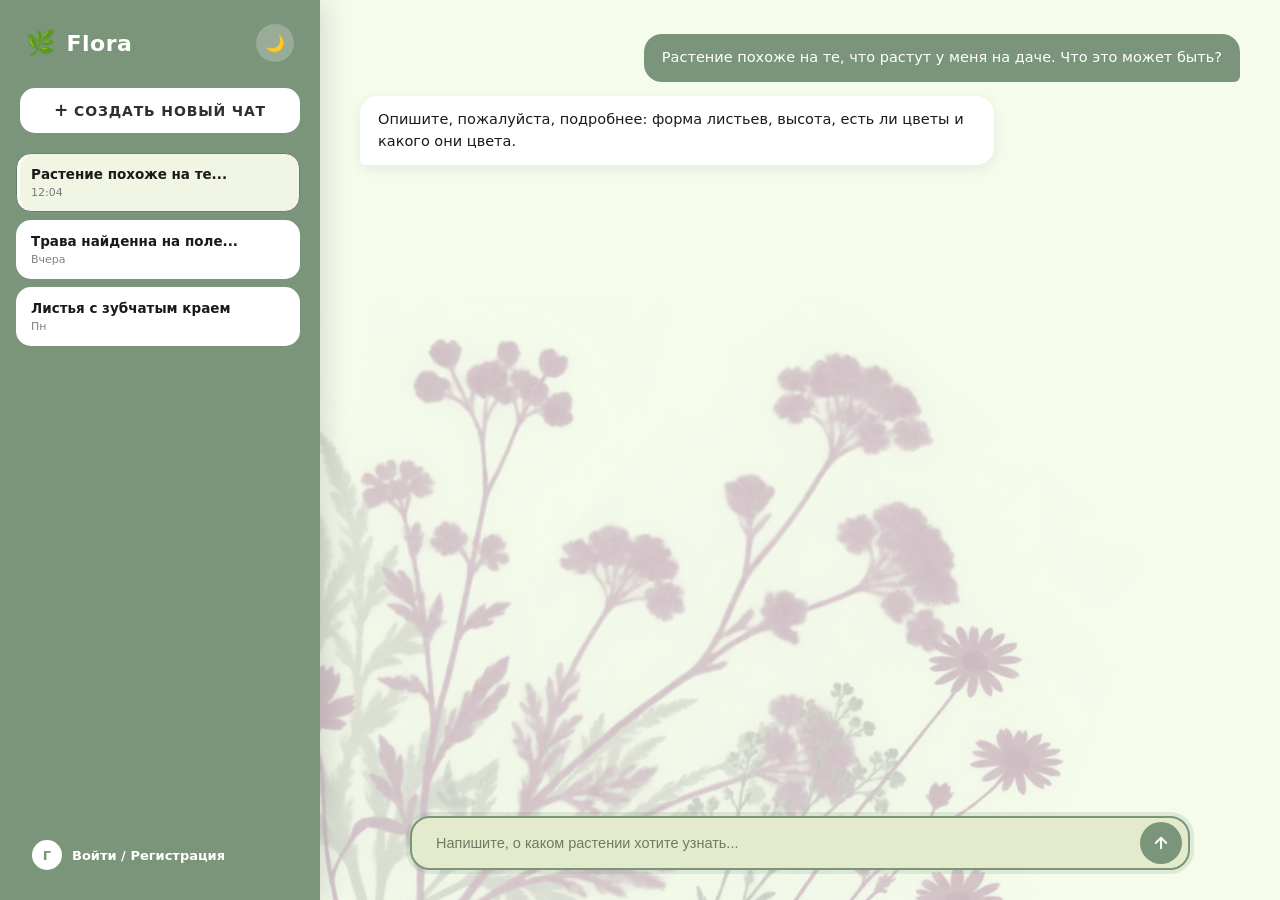
<file: index.html>
<!DOCTYPE html>
<html lang="ru" data-theme="light">
<head>
<meta charset="UTF-8">
<meta name="viewport" content="width=device-width, initial-scale=1.0">
<title>Flora — чат о растениях</title>
<link rel="stylesheet" href="css/style.css">
<script>
  (function () {
    var t = localStorage.getItem('flora-theme') || 'light';
    document.documentElement.setAttribute('data-theme', t);
  })();
</script>
</head>
<body>

<div class="app">

  <!-- ================= ЛЕВАЯ КОЛОНКА ================= -->
  <aside class="sidebar">

    <!-- Логотип + кнопка темы в одной строке -->
    <div class="logo">
      <span class="logo-icon">🌿</span>
      <span class="logo-text">Flora</span>
      <button class="theme-toggle" id="themeToggle" title="Сменить тему">🌙</button>
    </div>

    <button class="btn-new-chat" id="newChatBtn">
      <span class="plus">+</span> СОЗДАТЬ НОВЫЙ ЧАТ
    </button>

    <ul class="chat-list" id="chatList"></ul>

    <div class="sidebar-foot">
      <a href="login.html" class="user-link">
        <span class="avatar">Г</span>
        <span>Войти / Регистрация</span>
      </a>
    </div>
  </aside>

  <!-- ================= ПРАВАЯ КОЛОНКА ================= -->
  <main class="chat-main">
    <div class="messages" id="messages"></div>

    <form class="composer" id="composerForm" autocomplete="off">
      <div class="composer-inner">
        <input
          type="text"
          id="composerInput"
          placeholder="Напишите, о каком растении хотите узнать..."
        >
        <button type="submit" class="send-btn" aria-label="Отправить">
          <svg width="18" height="18" viewBox="0 0 24 24" fill="none"
               stroke="currentColor" stroke-width="2.5"
               stroke-linecap="round" stroke-linejoin="round">
            <path d="M12 19V5M5 12l7-7 7 7"/>
          </svg>
        </button>
      </div>
    </form>
  </main>

</div>

<script src="js/app.js"></script>
</body>
</html>
</file>
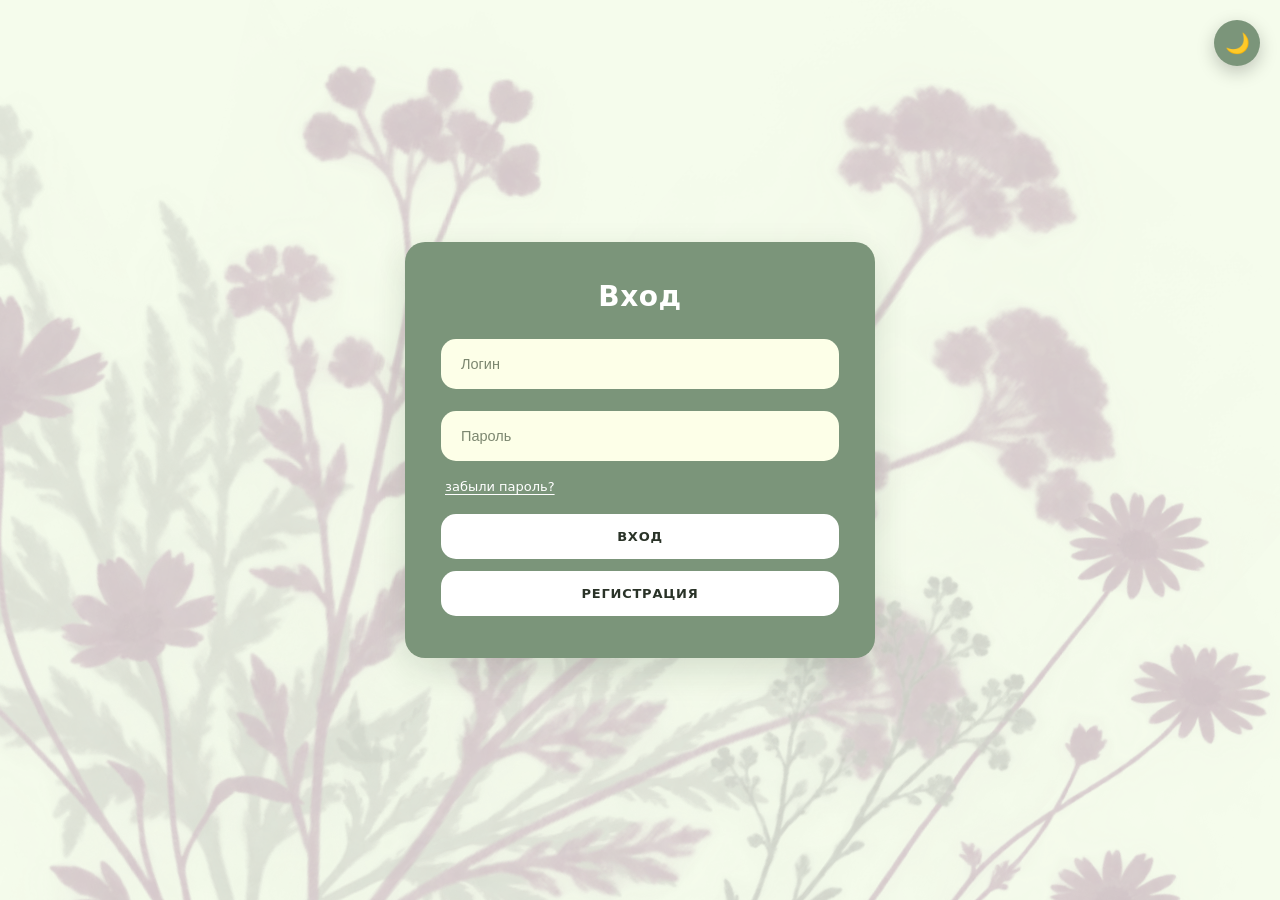
<file: login.html>
<!DOCTYPE html>
<html lang="ru" data-theme="light">
<head>
<meta charset="UTF-8">
<meta name="viewport" content="width=device-width, initial-scale=1.0">
<title>Вход — Flora</title>
<link rel="stylesheet" href="css/style.css">
<script>
  (function () {
    var t = localStorage.getItem('flora-theme') || 'light';
    document.documentElement.setAttribute('data-theme', t);
  })();
</script>
</head>
<body>

<button class="theme-toggle" id="themeToggle" title="Сменить тему">🌙</button>

<div class="auth-page">
  <div class="auth-card">

    <h1 class="auth-title">Вход</h1>

    <form id="loginForm" novalidate>

      <div class="field" data-field="login">
        <div class="field-input-wrap">
          <input type="text" id="login" placeholder="Логин" autocomplete="username">
          <span class="error-icon">!</span>
        </div>
        <div class="error-text"></div>
      </div>

      <div class="field" data-field="password">
        <div class="field-input-wrap">
          <input type="password" id="password" placeholder="Пароль" autocomplete="current-password">
          <span class="error-icon">!</span>
        </div>
        <div class="error-text"></div>
      </div>

      <div class="forgot-row">
        <a href="#" class="forgot-link" id="forgotLink">забыли пароль?</a>
      </div>

      <button type="submit" class="btn">ВХОД</button>
      <a href="register.html" class="btn btn-link">РЕГИСТРАЦИЯ</a>

    </form>

  </div>
</div>

<script src="js/app.js"></script>
</body>
</html>
</file>
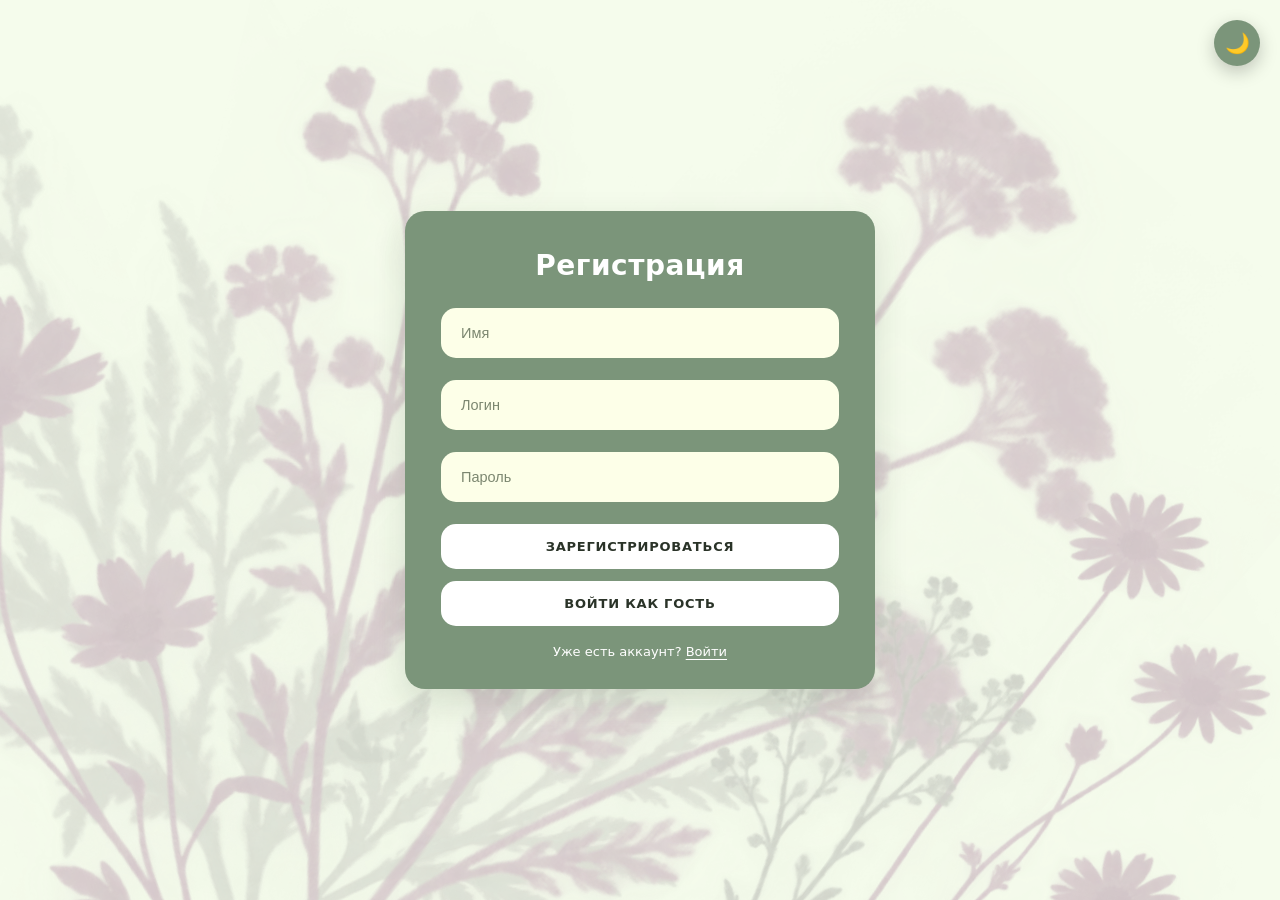
<file: register.html>
<!DOCTYPE html>
<html lang="ru" data-theme="light">
<head>
<meta charset="UTF-8">
<meta name="viewport" content="width=device-width, initial-scale=1.0">
<title>Регистрация — Flora</title>
<link rel="stylesheet" href="css/style.css">
<script>
  (function () {
    var t = localStorage.getItem('flora-theme') || 'light';
    document.documentElement.setAttribute('data-theme', t);
  })();
</script>
</head>
<body>

<!-- кнопка темы на страницах авторизации осталась плавающей -->
<button class="theme-toggle" id="themeToggle" title="Сменить тему">🌙</button>

<div class="auth-page">
  <div class="auth-card">

    <h1 class="auth-title">Регистрация</h1>

    <form id="registerForm" novalidate>

      <!-- ИМЯ -->
      <div class="field" data-field="name">
        <div class="field-input-wrap">
          <input type="text" id="name" placeholder="Имя" autocomplete="name">
          <span class="error-icon">!</span>
        </div>
        <div class="error-text"></div>
      </div>

      <!-- ЛОГИН -->
      <div class="field" data-field="login">
        <div class="field-input-wrap">
          <input type="text" id="login" placeholder="Логин" autocomplete="username">
          <span class="error-icon">!</span>
        </div>
        <div class="error-text"></div>
      </div>

      <!-- ПАРОЛЬ -->
      <div class="field" data-field="password">
        <div class="field-input-wrap">
          <input type="password" id="password" placeholder="Пароль" autocomplete="new-password">
          <span class="error-icon">!</span>
        </div>
        <div class="error-text"></div>
      </div>

      <button type="submit" class="btn">ЗАРЕГИСТРИРОВАТЬСЯ</button>
      <a href="index.html" class="btn btn-link">ВОЙТИ КАК ГОСТЬ</a>

    </form>

    <p class="auth-switch">
      Уже есть аккаунт? <a href="login.html">Войти</a>
    </p>

  </div>
</div>

<script src="js/app.js"></script>
</body>
</html>
</file>
<file: css/style.css>
/* =========================================================
   ПЕРЕМЕННЫЕ / ТЕМЫ
   ========================================================= */
:root {
  /* --- базовые цвета из ТЗ --- */
  --green:        #7B957A;
  --green-dark:   #6a826a;
  --bg-light:     #F5FCEC;
  --bg-input:     #E4EBCD;
  --bg-field:     #FDFFE8;
  --white:        #FFFFFF;
  --red:          #B93632;

  /* --- тема (светлая) --- */
  --bg-page:        #F5FCEC;
  --text-main:      #1E2A1E;
  --chat-item-bg:   #FFFFFF;
  --chat-item-text: #1A1A1A;
  --chat-item-hover:#F0F5E4;
  --shadow:         0 12px 34px rgba(30, 60, 30, .14);

  --radius-lg: 20px;
  --radius-md: 15px;

  /* =========================================================
     ФОН — общие настройки (страницы ВХОДА и РЕГИСТРАЦИИ)
     ========================================================= */
  --bg-image:    url('../img/flowers-dark.svg'); /* путь к картинке */
  --bg-size:     cover;                      /* размер: cover / contain / 100% 100% / 1200px */
  --bg-position: center center;              /* положение: center / top left / 50% 20% ... */
  --bg-rotate:   0deg;                       /* поворот: -45deg, 90deg, 180deg ... */
  --bg-flip-x:   1;                          /* отражение по X: 1 — не трогать, -1 — отразить */
  --bg-flip-y:   1;                          /* отражение по Y: 1 — не трогать, -1 — отразить */
  --bg-opacity:  0.85;                       /* прозрачность: 0..1 */

  /* =========================================================
     ФОН — ТОЛЬКО для страницы ЧАТА (index.html)
     ========================================================= */
  --chat-bg-size:     80% auto;      /* размер картинки на главной */
  --chat-bg-position: 50% 100%;    /* положение: ближе к правому борту, по центру */
  --chat-bg-opacity:  1;          /* прозрачность на главной */
}

[data-theme="dark"] {
  --bg-page:        #101A12;
  --text-main:      #E8F0E2;
  --chat-item-bg:   #223026;
  --chat-item-text: #E8F0E2;
  --chat-item-hover:#2C3D31;
  --shadow:         0 12px 34px rgba(0, 0, 0, .55);

  /* Если для тёмной темы нужны другие настройки фона —
     раскомментируй и подгони под себя: */
  /* --bg-image:    url('../img/flowers-dark.png'); */
  /* --bg-opacity:  0.55; */
  /* --chat-bg-opacity: 0.5; */
}

/* =========================================================
   БАЗА
   ========================================================= */
* { box-sizing: border-box; margin: 0; padding: 0; }

html, body { height: 100%; }

body {
  font-family: 'Segoe UI', 'Inter', system-ui, -apple-system, sans-serif;
  color: var(--text-main);
  background-color: var(--bg-page);
  transition: background-color .35s ease, color .35s ease;
  overflow: hidden; /* главный чат не должен скроллиться целиком */
}

/* страницы авторизации скроллятся */
body:has(.auth-page) { overflow: auto; }

a { text-decoration: none; color: inherit; }
button { font-family: inherit; }

/* =========================================================
   ФОН КАРТИНКОЙ (общий слой для всех страниц)
   ========================================================= */
body::before {
  content: '';
  position: fixed;
  inset: 0;
  background-image: var(--bg-image);
  background-size: var(--bg-size);
  background-position: var(--bg-position);
  background-repeat: no-repeat;
  opacity: var(--bg-opacity);
  pointer-events: none;   /* не мешает кликам по кнопкам */
  z-index: 0;             /* поверх цвета фона, но под контентом */
  transition: opacity .35s ease, transform .35s ease;
  transform: rotate(var(--bg-rotate))
             scaleX(var(--bg-flip-x))
             scaleY(var(--bg-flip-y));
  transform-origin: center center;
}

/* Переопределение фона ТОЛЬКО для страницы чата */
body:has(.app)::before {
  background-size: var(--chat-bg-size);
  background-position: var(--chat-bg-position);
  opacity: var(--chat-bg-opacity);
}

/* Весь контент — поверх фона */
.app,
.auth-page {
  position: relative;
  z-index: 1;
}

/* =========================================================
   КНОПКА ПЕРЕКЛЮЧЕНИЯ ТЕМЫ
   ========================================================= */
.theme-toggle {
  width: 46px;
  height: 46px;
  border: none;
  border-radius: 50%;
  background: var(--green);
  color: #fff;
  font-size: 20px;
  cursor: pointer;
  z-index: 200;
  box-shadow: 0 6px 18px rgba(0, 0, 0, .22);
  /* меняем только transform — цвет НЕ трогаем */
  transition: transform .2s ease;
}
.theme-toggle:hover  { transform: scale(1.08); }
.theme-toggle:active { transform: scale(.95); }

/* На страницах входа/регистрации — плавающая в правом верхнем углу */
body:has(.auth-page) .theme-toggle {
  position: fixed;
  top: 20px;
  right: 20px;
}

/* На главной — компактная внутри сайдбара */
.sidebar .theme-toggle {
  width: 38px;
  height: 38px;
  font-size: 16px;
  flex-shrink: 0;
  /* «мягкий» фон, чтобы визуально не сливалась с зелёным сайдбаром */
  background: rgba(255, 255, 255, .22);
  box-shadow: none;
}

/* =========================================================
   ЭКРАН ЧАТА
   ========================================================= */
.app {
  display: flex;
  height: 100vh;
  position: relative;
  z-index: 1;
}

/* ---------- САЙДБАР ---------- */
.sidebar {
  width: 25%;
  min-width: 280px;
  max-width: 360px;
  background: var(--green);
  display: flex;
  flex-direction: column;
  padding: 20px 20px;
  gap: 20px;
  box-shadow: 6px 0 26px rgba(0, 0, 0, .12);
  z-index: 2;
}

/* строка с логотипом и кнопкой темы */
.logo-row {
  display: flex;
  align-items: center;
  justify-content: space-between;
  gap: 10px;
}

.logo {
  display: flex;
  align-items: center;
  gap: 10px;
  color: #fff;
  font-size: 22px;
  font-weight: 700;
  letter-spacing: .5px;
  padding: 4px 6px 6px;
}
.logo-text { flex: 1; }
.logo-icon { font-size: 24px; }

/* ---------- КНОПКА НОВЫЙ ЧАТ ---------- */
.btn-new-chat {
  display: flex;
  align-items: center;
  justify-content: center;
  gap: 5px;
  width: 100%;
  padding: 14px 14px;
  border: none;
  border-radius: var(--radius-md);
  background: var(--white);
  color: #2A3328;
  font-weight: 700;
  font-size: 14px;
  letter-spacing: .06em;
  cursor: pointer;
  /* только transform и тень — цвет НЕ меняется */
  transition: transform .18s ease, box-shadow .18s ease;
}
.btn-new-chat .plus { font-size: 17px; line-height: 1; }

.btn-new-chat:hover {
  transform: translateY(-2px);
  box-shadow: 0 10px 22px rgba(0, 0, 0, .2);
}
.btn-new-chat:active { transform: translateY(0); }

/* ---------- СПИСОК ЧАТОВ ---------- */
.chat-list {
  list-style: none;
  flex: 1;
  overflow-y: auto;
  display: flex;
  flex-direction: column;
  gap: 8px;
  padding-right: 4px;
  margin: 0 -4px;
}
.chat-list::-webkit-scrollbar { width: 6px; }
.chat-list::-webkit-scrollbar-thumb {
  background: rgba(255, 255, 255, .35);
  border-radius: 3px;
}

.chat-item {
  background: var(--chat-item-bg);
  color: var(--chat-item-text);
  border-radius: var(--radius-md);
  padding: 12px 14px;
  cursor: pointer;
  display: flex;
  flex-direction: column;
  gap: 4px;
  border: 1px solid transparent;
  transition: transform .16s ease, box-shadow .16s ease;
  animation: fadeUp .3s ease both;
}
.chat-item:hover {
  transform: translateX(4px);
  box-shadow: 0 8px 18px rgba(0, 0, 0, .18);
  /* цвет НЕ меняется */
}
.chat-item.active {
  background: var(--chat-item-hover);
  border-color: var(--green-dark);
  box-shadow: inset 3px 0 0 #fff;
}
.chat-item-title {
  font-size: 13.5px;
  font-weight: 600;
  white-space: nowrap;
  overflow: hidden;
  text-overflow: ellipsis;
}
.chat-item-time {
  font-size: 11px;
  opacity: .55;
}

/* ---------- ПОДВАЛ САЙДБАРА ---------- */
.sidebar-foot { padding-top: 8px; }

.user-link {
  display: flex;
  align-items: center;
  gap: 10px;
  padding: 10px 12px;
  border-radius: var(--radius-md);
  color: #fff;
  font-size: 13px;
  font-weight: 600;
  transition: transform .2s ease; /* цвет НЕ трогаем */
}
.user-link:hover { transform: translateX(3px); }

.avatar {
  width: 30px; height: 30px;
  border-radius: 50%;
  background: #fff;
  color: var(--green);
  display: grid;
  place-items: center;
  font-weight: 700;
  font-size: 13px;
}

/* ---------- ОСНОВНАЯ ОБЛАСТЬ ---------- */
.chat-main {
  flex: 1;
  display: flex;
  flex-direction: column;
  min-width: 0;
}

.messages {
  flex: 1;
  overflow-y: auto;
  padding: 34px 40px 20px;
  display: flex;
  flex-direction: column;
  gap: 14px;
  scroll-behavior: smooth;
}
.messages::-webkit-scrollbar { width: 8px; }
.messages::-webkit-scrollbar-thumb {
  background: rgba(123, 149, 122, .45);
  border-radius: 4px;
}

/* пустое состояние */
.empty-state {
  margin: auto;
  text-align: center;
  max-width: 460px;
  padding: 20px;
  animation: fadeUp .5s ease both;
}
.empty-icon { font-size: 58px; margin-bottom: 12px; }
.empty-state h2 {
  font-size: 22px;
  font-weight: 700;
  margin-bottom: 8px;
  color: var(--text-main);
}
.empty-state p {
  font-size: 14.5px;
  line-height: 1.55;
  opacity: .7;
}

/* сообщения */
.msg {
  max-width: 72%;
  padding: 13px 18px;
  border-radius: 18px;
  font-size: 14.5px;
  line-height: 1.5;
  word-wrap: break-word;
  animation: fadeUp .3s ease both;
}
.msg.user {
  align-self: flex-end;
  background: var(--green);
  color: #fff;
  border-bottom-right-radius: 6px;
}
.msg.bot {
  align-self: flex-start;
  background: var(--chat-item-bg);
  color: var(--chat-item-text);
  border-bottom-left-radius: 6px;
  box-shadow: 0 4px 14px rgba(0, 0, 0, .07);
}

/* ---------- ПОЛЕ ВВОДА ---------- */
.composer {
  padding: 8px 40px 30px;
  display: flex;
  justify-content: center;
}
.composer-inner {
  position: relative;
  width: 100%;
  max-width: 780px;
}
.composer-inner input {
  width: 100%;
  padding: 17px 66px 17px 24px;
  border: 2px solid transparent;
  border-radius: var(--radius-lg);
  background: var(--bg-input);
  color: #2A3328;
  font-size: 14.5px;
  outline: none;
  transition: border-color .2s ease, box-shadow .2s ease;
}
.composer-inner input::placeholder { color: #6E7A64; }
.composer-inner input:focus {
  border-color: var(--green);
  box-shadow: 0 0 0 4px rgba(123, 149, 122, .18);
}

.send-btn {
  position: absolute;
  right: 8px;
  top: 50%;
  transform: translateY(-50%);
  width: 42px;
  height: 42px;
  border: none;
  border-radius: 50%;
  background: var(--green);
  color: #fff;
  display: grid;
  place-items: center;
  cursor: pointer;
  /* только transform — цвет НЕ меняется */
  transition: transform .18s ease;
}
.send-btn:hover  { transform: translateY(-50%) scale(1.1); }
.send-btn:active { transform: translateY(-50%) scale(.94); }

/* =========================================================
   ЭКРАНЫ АВТОРИЗАЦИИ
   ========================================================= */
.auth-page {
  min-height: 100vh;
  display: flex;
  align-items: center;
  justify-content: center;
  padding: 60px 20px;
  position: relative;
  z-index: 1;
}

.auth-card {
  width: 100%;
  max-width: 470px;
  background: var(--green);
  border-radius: var(--radius-lg);
  padding: 38px 36px 30px;
  box-shadow: var(--shadow);
  animation: fadeUp .45s ease both;
}

.auth-title {
  color: #fff;
  font-size: 28px;
  font-weight: 700;
  text-align: center;
  margin-bottom: 26px;
  letter-spacing: .5px;
}

/* ---------- ПОЛЯ ---------- */
.field { margin-bottom: 16px; }

.field-input-wrap { position: relative; }

.field input {
  width: 100%;
  padding: 15px 48px 15px 18px;
  border: 2px solid transparent;
  border-radius: var(--radius-md);
  background: var(--bg-field);
  color: #2A3328;
  font-size: 14.5px;
  outline: none;
  transition: border-color .2s ease, box-shadow .2s ease;
}
.field input::placeholder { color: #7C8770; }
.field input:focus {
  border-color: #D6E0B8;
  box-shadow: 0 0 0 4px rgba(253, 255, 232, .28);
}

/* состояние ошибки */
.field.error input {
  border-color: var(--red);
  box-shadow: 0 0 0 4px rgba(185, 54, 50, .18);
}

.error-icon {
  position: absolute;
  right: 14px;
  top: 50%;
  transform: translateY(-50%) scale(.6);
  width: 22px;
  height: 22px;
  border-radius: 50%;
  background: var(--red);
  color: #fff;
  font-size: 13px;
  font-weight: 800;
  display: grid;
  place-items: center;
  line-height: 1;
  opacity: 0;
  pointer-events: none;
  transition: opacity .2s ease, transform .2s ease;
}
.field.error .error-icon {
  opacity: 1;
  transform: translateY(-50%) scale(1);
}

.error-text {
  color: #fff;
  font-size: 11.5px;
  line-height: 1.4;
  margin-top: 6px;
  padding-left: 4px;
  max-height: 0;
  opacity: 0;
  overflow: hidden;
  transition: max-height .25s ease, opacity .25s ease, margin .25s ease;
}
.field.error .error-text {
  max-height: 120px;
  opacity: 1;
}
.error-text span { display: block; }

/* ---------- ССЫЛКА "ЗАБЫЛИ ПАРОЛЬ" ---------- */
.forgot-row {
  display: flex;
  justify-content: flex-start;
  margin: -4px 0 20px 4px;
}
.forgot-link {
  color: #fff;
  font-size: 13px;
  text-decoration: underline;
  text-underline-offset: 3px;
  transition: opacity .2s ease;
}
.forgot-link:hover { opacity: .75; }

/* ---------- КНОПКИ ---------- */
.btn {
  display: block;
  width: 100%;
  padding: 15px;
  margin-bottom: 12px;
  border: none;
  border-radius: var(--radius-md);
  background: var(--white);
  color: #2A3328;
  font-weight: 700;
  font-size: 13px;
  letter-spacing: .06em;
  text-align: center;
  cursor: pointer;
  /* только transform и тень — фон и текст НЕ меняются */
  transition: transform .18s ease, box-shadow .18s ease;
}
.btn:hover {
  transform: translateY(-2px);
  box-shadow: 0 10px 22px rgba(0, 0, 0, .25);
}
.btn:active { transform: translateY(0) scale(.98); }

/* ссылка-кнопка (ВОЙТИ КАК ГОСТЬ, РЕГИСТРАЦИЯ) */
.btn-link { text-decoration: none; }

.auth-switch {
  text-align: center;
  color: #fff;
  font-size: 13px;
  margin-top: 18px;
}
.auth-switch a {
  text-decoration: underline;
  text-underline-offset: 3px;
  transition: opacity .2s ease;
}
.auth-switch a:hover { opacity: .75; }

/* =========================================================
   ТОСТ-УВЕДОМЛЕНИЕ
   ========================================================= */
.toast {
  position: fixed;
  left: 50%;
  bottom: 34px;
  transform: translate(-50%, 24px);
  background: rgba(30, 42, 30, .95);
  color: #fff;
  padding: 13px 24px;
  border-radius: 14px;
  font-size: 13.5px;
  opacity: 0;
  pointer-events: none;
  z-index: 999;
  transition: opacity .3s ease, transform .3s ease;
  max-width: 90vw;
  text-align: center;
}
.toast.show { opacity: 1; transform: translate(-50%, 0); }

/* =========================================================
   АНИМАЦИИ
   ========================================================= */
@keyframes fadeUp {
  from { opacity: 0; transform: translateY(14px); }
  to   { opacity: 1; transform: translateY(0); }
}

/* =========================================================
   АДАПТИВ
   ========================================================= */
@media (max-width: 820px) {
  .sidebar { min-width: 220px; width: 220px; padding: 16px 12px; }
  .logo-text { display: none; }
  .messages { padding: 24px 20px; }
  .composer { padding: 8px 20px 20px; }
  .auth-card { padding: 30px 22px 24px; }
}

@media (max-width: 620px) {
  .app { flex-direction: column; }
  .sidebar {
    width: 100%; max-width: none; min-width: 0;
    flex-direction: row; align-items: center;
    gap: 10px; padding: 10px 14px;
  }
  .sidebar .logo, .sidebar-foot { display: none; }
  .btn-new-chat { width: auto; padding: 11px 14px; flex-shrink: 0; }
  .chat-list { flex-direction: row; overflow-x: auto; overflow-y: hidden; }
  .chat-item { min-width: 160px; }
  .msg { max-width: 88%; }
}
</file>
